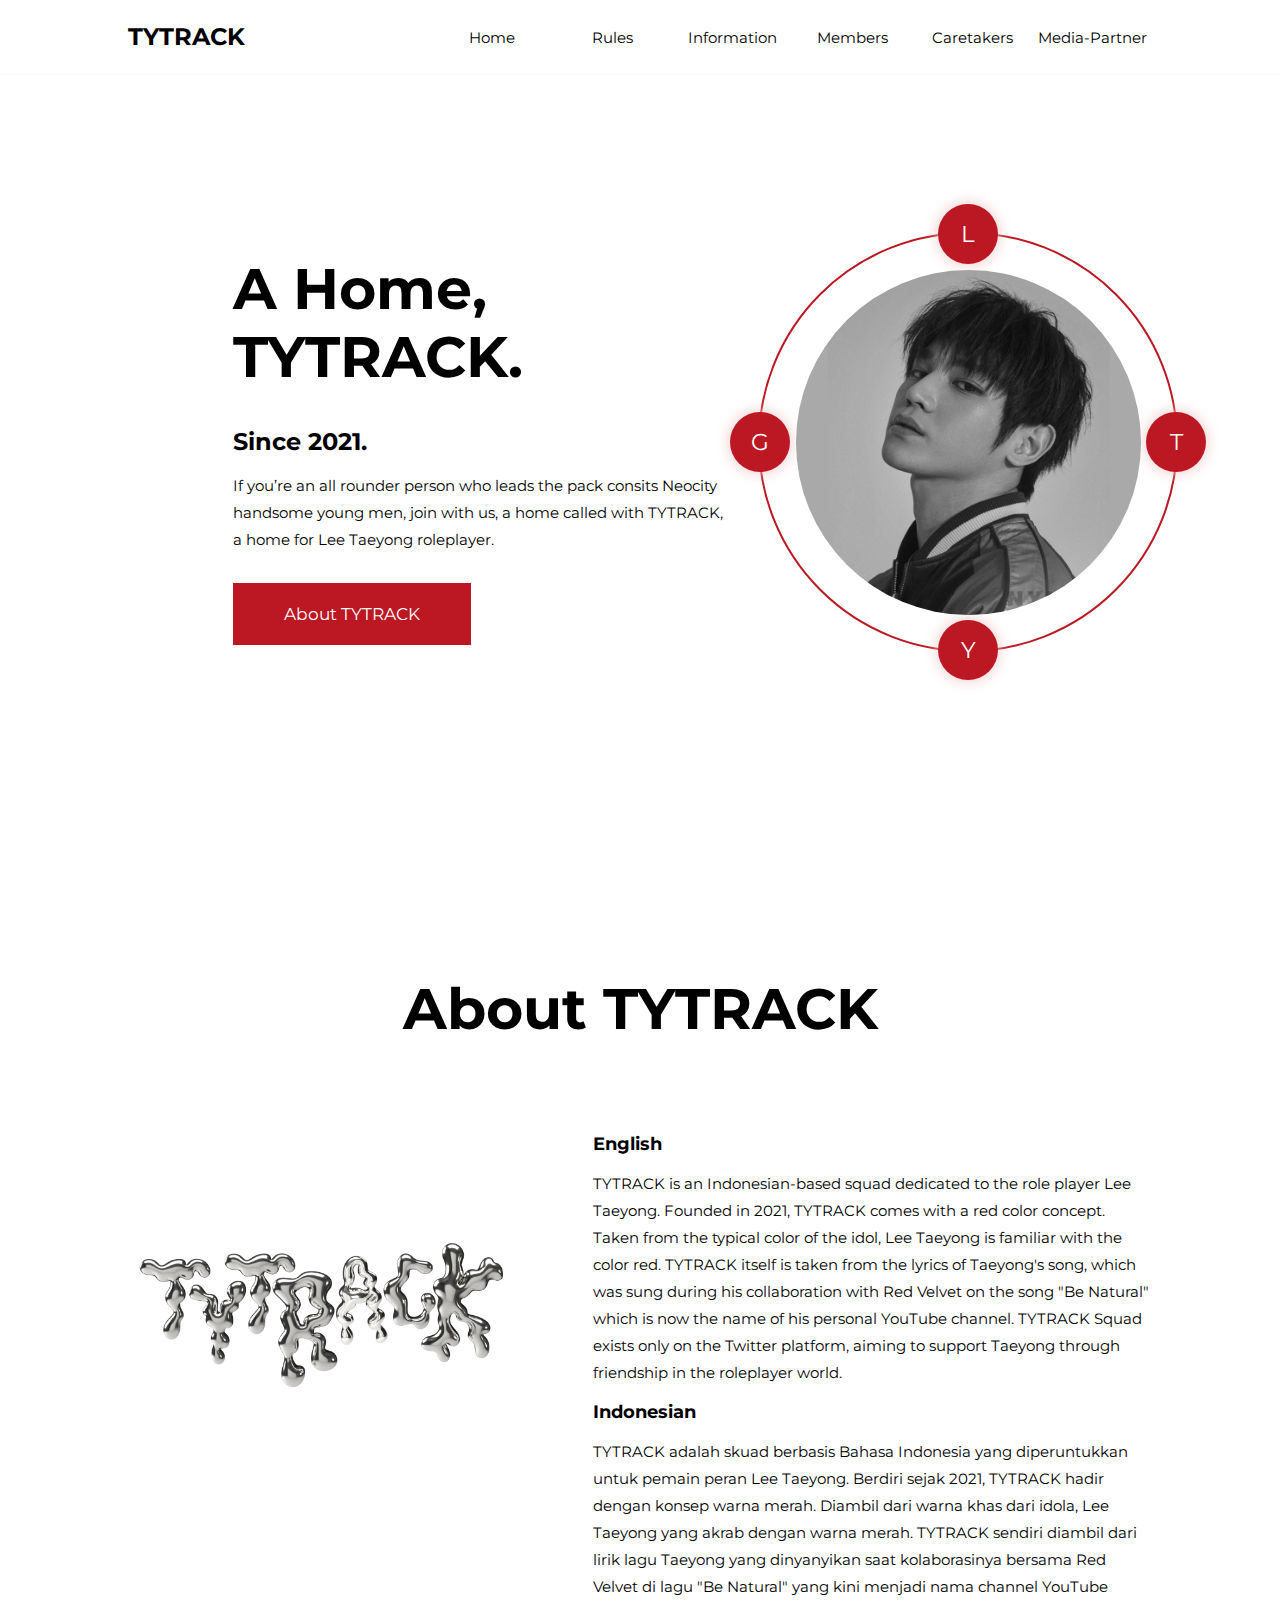
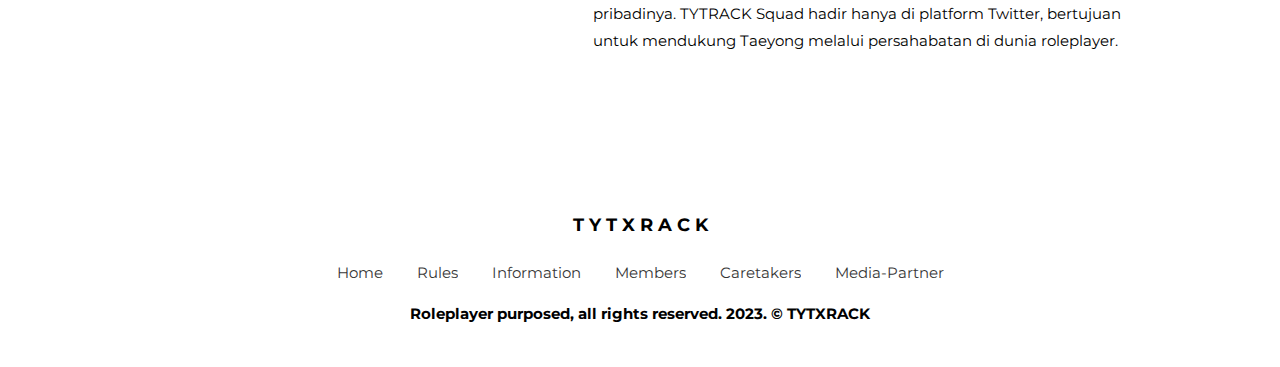
<file: index.html>
<!DOCTYPE html>
<html lang="en">
<head>
    <meta charset="UTF-8">
    <meta http-equiv="X-UA-Compatible" content="IE=edge">
    <meta name="viewport" content="width=device-width, initial-scale=1.0">
    <title>TYTRACK</title>
    <link rel="stylesheet" href="./homepage.css">
    <link rel="stylesheet" href="https://fonts.googleapis.com/icon?family=Material+Icons+Sharp">
    <link rel="stylesheet" href="https://unicons.iconscout.com/release/v4.0.8/css/line.css">
</head>
<body>
    <nav>
        <div class="container">
            <a href=""><h3>TYTRACK</h3></a>
            <ul>
                <li><a href="index.html">Home</a></li>
                <li><a href="rules.html">Rules</a></li>
                <li><a href="basic-information.html">Information</a></li>
                <li><a href="members.html">Members</a></li>
                <li><a href="caretakers.html">Caretakers</a></li>
                <li><a href="Mediapartner.html">Media-Partner</a></li>
            </ul>
            <button id="menu-btn"><span class="material-icons-sharp">menu</span></button>
            <button id="close-btn"><span class="material-icons-sharp">close</span></button>
        </div>
    </nav>

    <section class="landing">
        <div class="container">
            <div class="socials">
                <a href="https://twitter.com/TYTXRACK" target="_blank"><i class="uil uil-twitter-alt"></i></a>
            </div>
            <div class="info">
                <h1>A Home, TYTRACK.</h1>
                <h3>Since 2021.</h3>
                <p>If you’re an all rounder person who leads the pack consits Neocity handsome young men, join with us, a home called with TYTRACK, a home for Lee Taeyong roleplayer.</p>
                <a href="#about" class="btn btn-primary">About TYTRACK</a>
            </div>
            <div class="profile-area">
                <div class="outer-circle">
                    <span>L</span>
                    <span>T</span>
                    <span>Y</span>
                    <span>G</span>
                </div>
                <div class="inner-circle">
                    <img src="./picture/profile2.jpeg" alt="">
                </div>
            </div>
        </div>
    </section>
    <section class="about" id="about">
        <h1>About TYTRACK</h1>
        <div class="container">
            <div class="image">
                <img src="./picture/TYTXRACK LOGO HD QUALITY.png" alt="">
            </div>
            <div class="info">
                <h4>English</h4>
                <p>
                    TYTRACK is an Indonesian-based squad dedicated to the role player Lee Taeyong. Founded in 2021, TYTRACK comes with a red color concept. Taken from the typical color of the idol, Lee Taeyong is familiar with the color red. TYTRACK itself is taken from the lyrics of Taeyong's song, which was sung during his collaboration with Red Velvet on the song "Be Natural" which is now the name of his personal YouTube channel. TYTRACK Squad exists only on the Twitter platform, aiming to support Taeyong through friendship in the roleplayer world.
                </p>
                <h4>Indonesian</h4>
                <p>
                    TYTRACK adalah skuad berbasis Bahasa Indonesia yang diperuntukkan untuk pemain peran Lee Taeyong. Berdiri sejak 2021, TYTRACK hadir dengan konsep warna merah. Diambil dari warna khas dari idola, Lee Taeyong yang akrab dengan warna merah. TYTRACK sendiri diambil dari lirik lagu Taeyong yang dinyanyikan saat kolaborasinya bersama Red Velvet di lagu "Be Natural" yang kini menjadi nama channel YouTube pribadinya. TYTRACK Squad hadir hanya di platform Twitter, bertujuan untuk mendukung Taeyong melalui persahabatan di dunia roleplayer.
                </p>
            </div>
        </div>
    </section>
    <section class="footer">
        <div class="tytrack">
            <a href=""><h4>T Y T X R A C K</h4></a>
        </div>
        <ul class="list">
            <li><a href="index.html">Home</a></li>
            <li><a href="rules.html">Rules</a></li>
            <li><a href="basic-information.html">Information</a></li>
            <li><a href="members.html">Members</a></li>
            <li><a href="caretakers.html">Caretakers</a></li>
            <li><a href="Mediapartner.html">Media-Partner</a></li>
        </ul>
        <p class="copyright">
           <b>Roleplayer purposed, all rights reserved. 2023. © TYTXRACK</b> 
        </p>
    </section>
    <script src="main.js"></script>
</body>
</html>
</file>
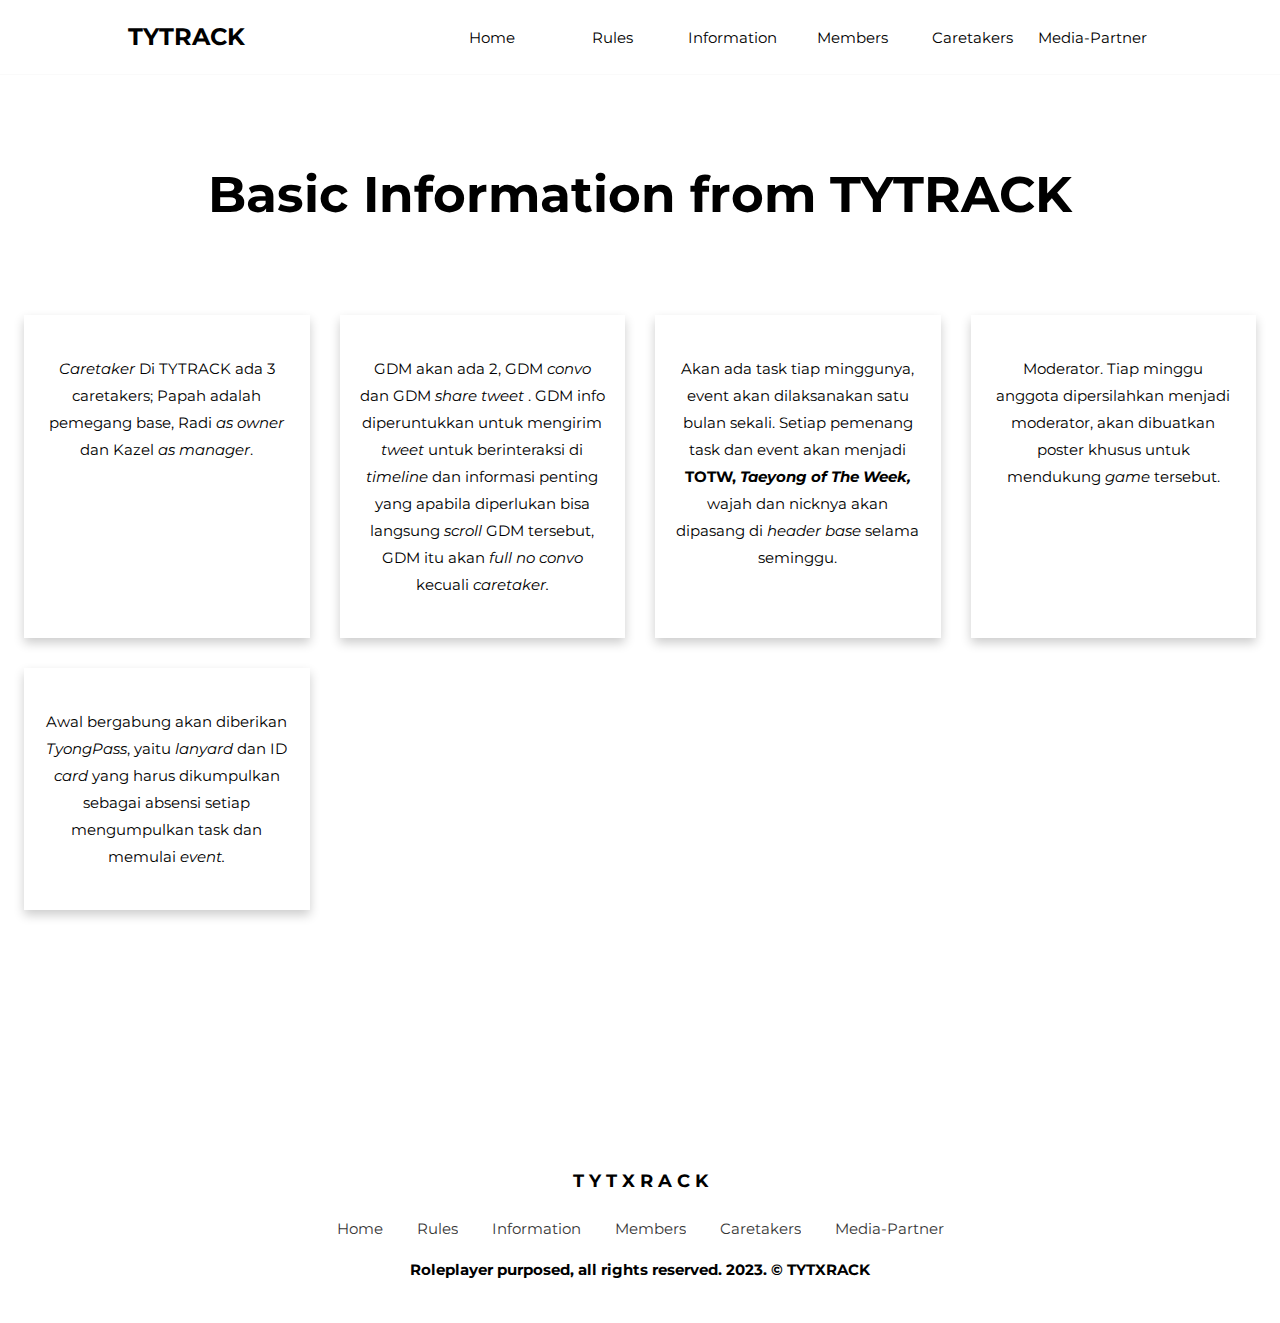
<file: basic-information.html>
<!DOCTYPE html>
<html lang="en">
<head>
    <meta charset="UTF-8">
    <meta http-equiv="X-UA-Compatible" content="IE=edge">
    <meta name="viewport" content="width=device-width, initial-scale=1.0">
    <title>Information</title>
    <link rel="stylesheet" href="caretakers.css">
    <link rel="stylesheet" href="https://fonts.googleapis.com/icon?family=Material+Icons+Sharp">
    <link rel="stylesheet" href="https://unicons.iconscout.com/release/v4.0.8/css/line.css">
</head>
<body>
    <nav>
        <div class="container">
            <a href=""><h3>TYTRACK</h3></a>
            <ul>
                <li><a href="index.html">Home</a></li>
                <li><a href="rules.html">Rules</a></li>
                <li><a href="basic-information.html">Information</a></li>
                <li><a href="members.html">Members</a></li>
                <li><a href="caretakers.html">Caretakers</a></li>
                <li><a href="Mediapartner.html">Media-Partner</a></li>
            </ul>
            <button id="menu-btn"><span class="material-icons-sharp">menu</span></button>
            <button id="close-btn"><span class="material-icons-sharp">close</span></button>
        </div>
    </nav>
    <section>
        <div class="container1">
            <h1 class="heading">
                Basic Information from TYTRACK
            </h1>
            <div class="box-container">
                <div class="box">
                    <p><i>Caretaker</i> Di TYTRACK ada 3 caretakers; Papah adalah pemegang base, Radi <i>as owner</i> dan Kazel <i>as manager</i>.</p>
                </div>
                <div class="box">
                    <p>GDM akan ada 2, GDM <i>convo</i> dan GDM <i>share tweet</i> . GDM info diperuntukkan untuk mengirim <i>tweet</i> untuk berinteraksi di <i>timeline</i> dan informasi penting yang apabila diperlukan bisa langsung <i>scroll</i> GDM tersebut, GDM itu akan <i>full no convo</i> kecuali <i>caretaker.</i></p>
                </div>
                <div class="box">
                    <p>Akan ada task tiap minggunya, event akan dilaksanakan satu bulan sekali. Setiap pemenang task dan event akan menjadi <b>TOTW,</b> <b><i>Taeyong of The Week,</i></b> wajah dan nicknya akan dipasang di <i>header base</i> selama seminggu.</p>
                </div>
                <div class="box">
                    <p>Moderator. Tiap minggu anggota dipersilahkan menjadi moderator, akan dibuatkan poster khusus untuk mendukung <i>game</i> tersebut.</p>
                </div>
                <div class="box">
                    <p>Awal bergabung akan diberikan <i>TyongPass</i>, yaitu <i>lanyard</i> dan ID<i> card</i> yang harus dikumpulkan sebagai absensi setiap mengumpulkan task dan memulai <i>event.</i></p>
                </div>
            </div>
        </div>
    </section>
    <section class="footer">
        <div class="tytrack">
            <a href=""><h4>T Y T X R A C K</h4></a>
        </div>
        <ul class="list">
            <li><a href="index.html">Home</a></li>
            <li><a href="rules.html">Rules</a></li>
            <li><a href="basic-information.html">Information</a></li>
            <li><a href="members.html">Members</a></li>
            <li><a href="caretakers.html">Caretakers</a></li>
            <li><a href="Mediapartner.html">Media-Partner</a></li>
        </ul>
        <p class="copyright">
           <b>Roleplayer purposed, all rights reserved. 2023. © TYTXRACK</b> 
        </p>
    </section>
    <script src="main.js"></script>
</body>
</html>
</file>
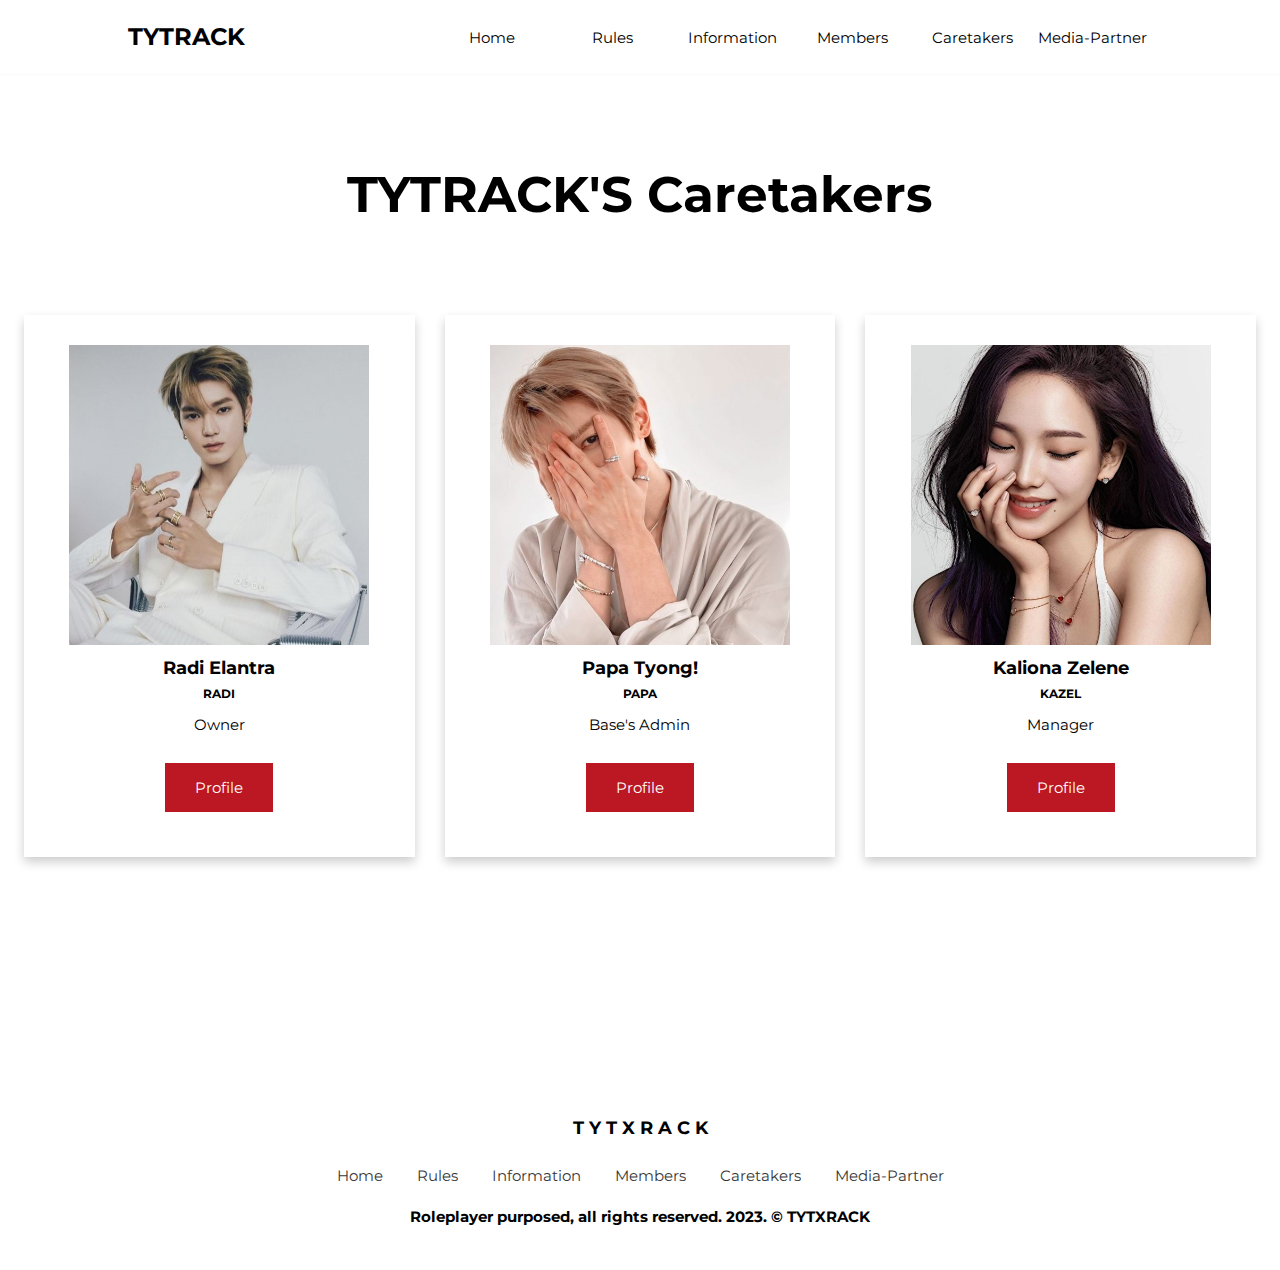
<file: caretakers.html>
<!DOCTYPE html>
<html lang="en">
<head>
    <meta charset="UTF-8">
    <meta http-equiv="X-UA-Compatible" content="IE=edge">
    <meta name="viewport" content="width=device-width, initial-scale=1.0">
    <title>Caretakers</title>
    <link rel="stylesheet" href="caretakers.css">
    <link rel="stylesheet" href="https://fonts.googleapis.com/icon?family=Material+Icons+Sharp">
    <link rel="stylesheet" href="https://unicons.iconscout.com/release/v4.0.8/css/line.css">
</head>
<body>
    <nav>
        <div class="container">
            <a href=""><h3>TYTRACK</h3></a>
            <ul>
                <li><a href="index.html">Home</a></li>
                <li><a href="rules.html">Rules</a></li>
                <li><a href="basic-information.html">Information</a></li>
                <li><a href="members.html">Members</a></li>
                <li><a href="caretakers.html">Caretakers</a></li>
                <li><a href="Mediapartner.html">Media-Partner</a></li>
            </ul>
            <button id="menu-btn"><span class="material-icons-sharp">menu</span></button>
            <button id="close-btn"><span class="material-icons-sharp">close</span></button>
        </div>
    </nav>
    <section>
        <div class="container1">
            <h1 class="heading">
                TYTRACK'S Caretakers
            </h1>
            <div class="box-container">
                <div class="box">
                    <img src="./picture/radi1.jpg" alt="">
                    <h4>Radi Elantra</h4>
                    <h5>RADI</h5>
                    <p>Owner</p>
                    <a href="https://twitter.com/taeyongw" class="btn btn-primary">Profile</a>
                </div>
                <div class="box">
                    <img src="./picture/papatyong.jpg" alt="">
                    <h4>Papa Tyong!</h4>
                    <h5>PAPA</h5>
                    <p>Base's Admin</p>
                    <a href="https://twitter.com/TYTXRACK" class="btn btn-primary">Profile</a>
                </div>
                <div class="box">
                    <img src="./picture/kazel.jpg" alt="">
                    <h4>Kaliona Zelene</h4>
                    <h5>KAZEL</h5>
                    <p>Manager</p>
                    <a href="https://twitter.com/ruiri" class="btn btn-primary">Profile</a>
                </div>
            </div>
        </div>
    </section>
    <section class="footer">
        <div class="tytrack">
            <a href=""><h4>T Y T X R A C K</h4></a>
        </div>
        <ul class="list">
            <li><a href="index.html">Home</a></li>
            <li><a href="rules.html">Rules</a></li>
            <li><a href="basic-information.html">Information</a></li>
            <li><a href="members.html">Members</a></li>
            <li><a href="caretakers.html">Caretakers</a></li>
            <li><a href="Mediapartner.html">Media-Partner</a></li>
        </ul>
        <p class="copyright">
           <b>Roleplayer purposed, all rights reserved. 2023. © TYTXRACK</b> 
        </p>
    </section>
    <script src="main.js"></script>
</body>
</html>
</file>
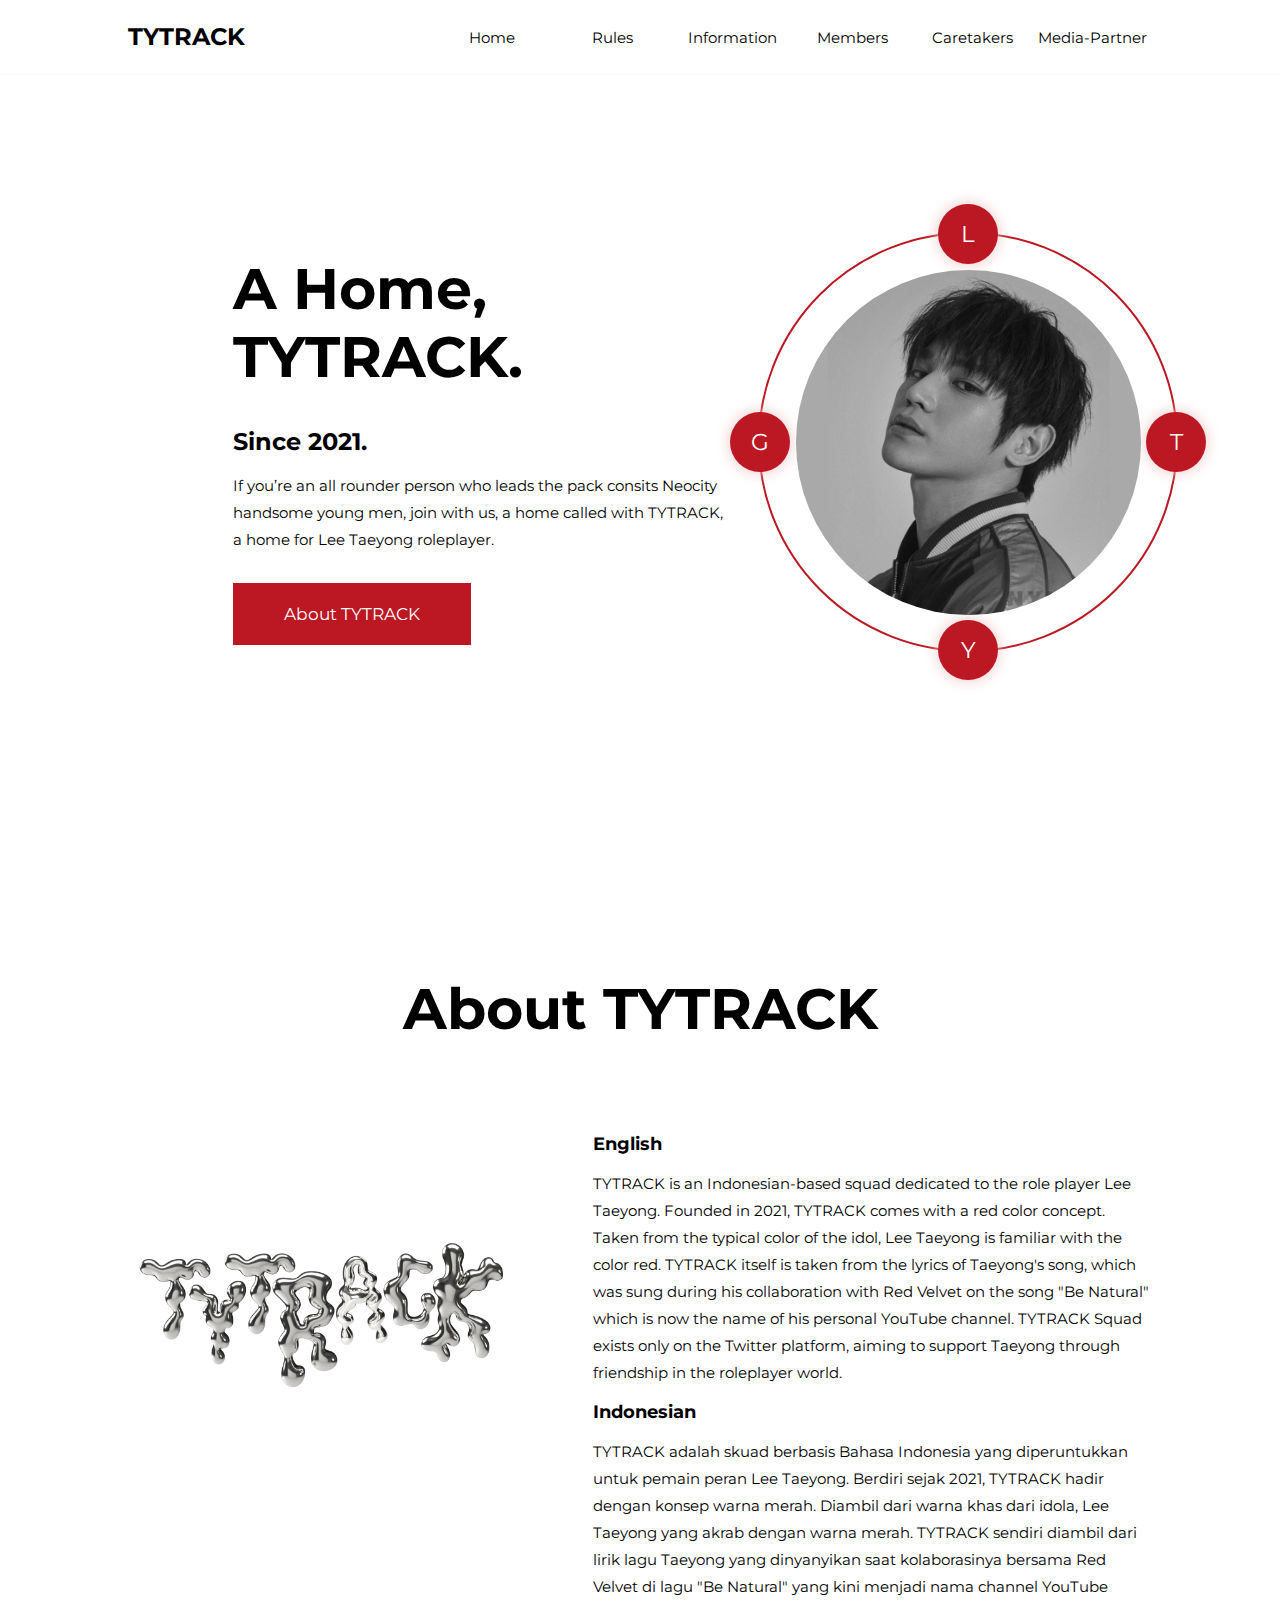
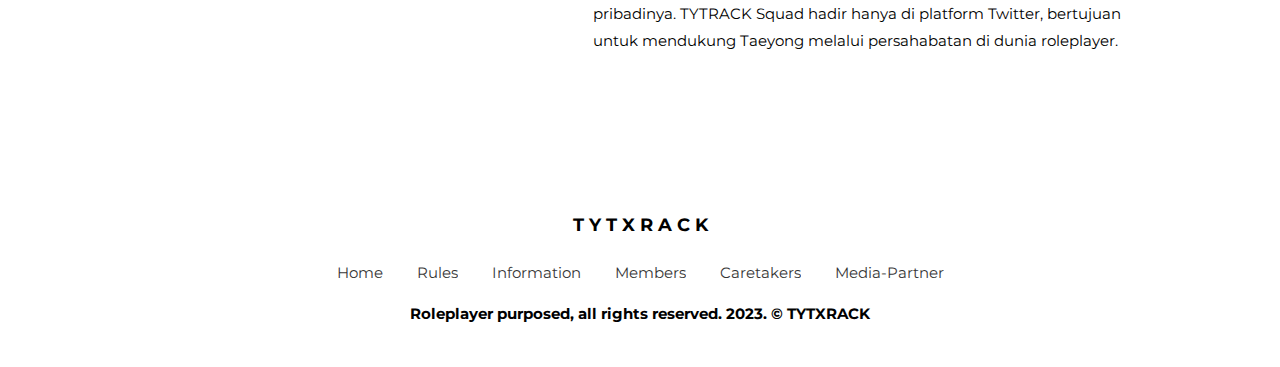
<file: homepage.html>
<!DOCTYPE html>
<html lang="en">
<head>
    <meta charset="UTF-8">
    <meta http-equiv="X-UA-Compatible" content="IE=edge">
    <meta name="viewport" content="width=device-width, initial-scale=1.0">
    <title>TYTRACK</title>
    <link rel="stylesheet" href="./homepage.css">
    <link rel="stylesheet" href="https://fonts.googleapis.com/icon?family=Material+Icons+Sharp">
    <link rel="stylesheet" href="https://unicons.iconscout.com/release/v4.0.8/css/line.css">
</head>
<body>
    <nav>
        <div class="container">
            <a href=""><h3>TYTRACK</h3></a>
            <ul>
                <li><a href="homepage.html">Home</a></li>
                <li><a href="rules.html">Rules</a></li>
                <li><a href="basic-information.html">Information</a></li>
                <li><a href="members.html">Members</a></li>
                <li><a href="caretakers.html">Caretakers</a></li>
                <li><a href="Mediapartner.html">Media-Partner</a></li>
            </ul>
            <button id="menu-btn"><span class="material-icons-sharp">menu</span></button>
            <button id="close-btn"><span class="material-icons-sharp">close</span></button>
        </div>
    </nav>

    <section class="landing">
        <div class="container">
            <div class="socials">
                <a href="https://twitter.com/TYTXRACK" target="_blank"><i class="uil uil-twitter-alt"></i></a>
            </div>
            <div class="info">
                <h1>A Home, TYTRACK.</h1>
                <h3>Since 2021.</h3>
                <p>If you’re an all rounder person who leads the pack consits Neocity handsome young men, join with us, a home called with TYTRACK, a home for Lee Taeyong roleplayer.</p>
                <a href="#about" class="btn btn-primary">About TYTRACK</a>
            </div>
            <div class="profile-area">
                <div class="outer-circle">
                    <span>L</span>
                    <span>T</span>
                    <span>Y</span>
                    <span>G</span>
                </div>
                <div class="inner-circle">
                    <img src="./picture/profile2.jpeg" alt="">
                </div>
            </div>
        </div>
    </section>
    <section class="about" id="about">
        <h1>About TYTRACK</h1>
        <div class="container">
            <div class="image">
                <img src="./picture/TYTXRACK LOGO HD QUALITY.png" alt="">
            </div>
            <div class="info">
                <h4>English</h4>
                <p>
                    TYTRACK is an Indonesian-based squad dedicated to the role player Lee Taeyong. Founded in 2021, TYTRACK comes with a red color concept. Taken from the typical color of the idol, Lee Taeyong is familiar with the color red. TYTRACK itself is taken from the lyrics of Taeyong's song, which was sung during his collaboration with Red Velvet on the song "Be Natural" which is now the name of his personal YouTube channel. TYTRACK Squad exists only on the Twitter platform, aiming to support Taeyong through friendship in the roleplayer world.
                </p>
                <h4>Indonesian</h4>
                <p>
                    TYTRACK adalah skuad berbasis Bahasa Indonesia yang diperuntukkan untuk pemain peran Lee Taeyong. Berdiri sejak 2021, TYTRACK hadir dengan konsep warna merah. Diambil dari warna khas dari idola, Lee Taeyong yang akrab dengan warna merah. TYTRACK sendiri diambil dari lirik lagu Taeyong yang dinyanyikan saat kolaborasinya bersama Red Velvet di lagu "Be Natural" yang kini menjadi nama channel YouTube pribadinya. TYTRACK Squad hadir hanya di platform Twitter, bertujuan untuk mendukung Taeyong melalui persahabatan di dunia roleplayer.
                </p>
            </div>
        </div>
    </section>
    <section class="footer">
        <div class="tytrack">
            <a href=""><h4>T Y T X R A C K</h4></a>
        </div>
        <ul class="list">
            <li><a href="homepage.html">Home</a></li>
            <li><a href="rules.html">Rules</a></li>
            <li><a href="basic-information.html">Information</a></li>
            <li><a href="members.html">Members</a></li>
            <li><a href="caretakers.html">Caretakers</a></li>
            <li><a href="Mediapartner.html">Media-Partner</a></li>
        </ul>
        <p class="copyright">
           <b>Roleplayer purposed, all rights reserved. 2023. © TYTXRACK</b> 
        </p>
    </section>
    <script src="main.js"></script>
</body>
</html>
</file>
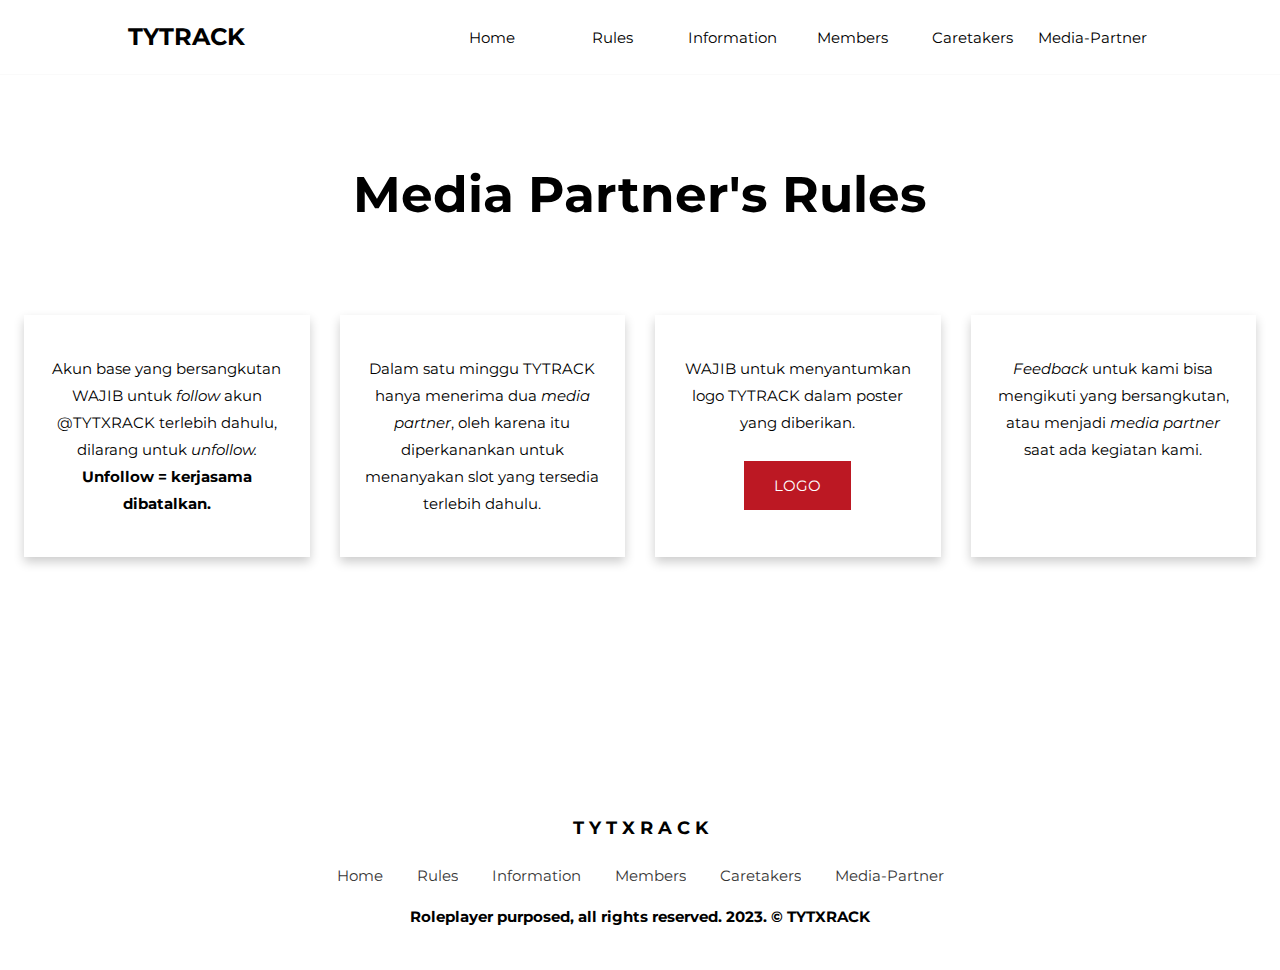
<file: Mediapartner.html>
<!DOCTYPE html>
<html lang="en">
<head>
    <meta charset="UTF-8">
    <meta http-equiv="X-UA-Compatible" content="IE=edge">
    <meta name="viewport" content="width=device-width, initial-scale=1.0">
    <title>Information</title>
    <link rel="stylesheet" href="caretakers.css">
    <link rel="stylesheet" href="https://fonts.googleapis.com/icon?family=Material+Icons+Sharp">
    <link rel="stylesheet" href="https://unicons.iconscout.com/release/v4.0.8/css/line.css">
</head>
<body>
    <nav>
        <div class="container">
            <a href=""><h3>TYTRACK</h3></a>
            <ul>
                <li><a href="index.html">Home</a></li>
                <li><a href="rules.html">Rules</a></li>
                <li><a href="basic-information.html">Information</a></li>
                <li><a href="members.html">Members</a></li>
                <li><a href="caretakers.html">Caretakers</a></li>
                <li><a href="Mediapartner.html">Media-Partner</a></li>
            </ul>
            <button id="menu-btn"><span class="material-icons-sharp">menu</span></button>
            <button id="close-btn"><span class="material-icons-sharp">close</span></button>
        </div>
    </nav>
    <section>
        <div class="container1">
            <h1 class="heading">
                Media Partner's Rules
            </h1>
            <div class="box-container">
                <div class="box">
                    <p>Akun base yang bersangkutan WAJIB untuk <i>follow</i> akun @TYTXRACK terlebih dahulu, dilarang untuk <i>unfollow.</i> <b>Unfollow = kerjasama dibatalkan.</b></p>
                </div>
                <div class="box">
                    <p>Dalam satu minggu TYTRACK hanya menerima dua <i>media partner</i>, oleh karena itu diperkanankan untuk menanyakan slot yang tersedia terlebih dahulu.</p>
                </div>
                <div class="box">
                    <p>WAJIB untuk menyantumkan logo TYTRACK dalam poster yang diberikan.</p>
                    <a href="https://tinyurl.com/TYTXRACKlogo " class="btn btn-primary">LOGO</a>
                </div>
                <div class="box">
                    <p><i>Feedback</i> untuk kami bisa mengikuti yang bersangkutan, atau menjadi <i>media partner</i> saat ada kegiatan kami.</p>
                </div>
            </div>
        </div>
    </section>
    <section class="footer">
        <div class="tytrack">
            <a href=""><h4>T Y T X R A C K</h4></a>
        </div>
        <ul class="list">
            <li><a href="index.html">Home</a></li>
            <li><a href="rules.html">Rules</a></li>
            <li><a href="basic-information.html">Information</a></li>
            <li><a href="members.html">Members</a></li>
            <li><a href="caretakers.html">Caretakers</a></li>
            <li><a href="Mediapartner.html">Media-Partner</a></li>
        </ul>
        <p class="copyright">
           <b>Roleplayer purposed, all rights reserved. 2023. © TYTXRACK</b> 
        </p>
    </section>
    <script src="main.js"></script>
</body>
</html>
</file>
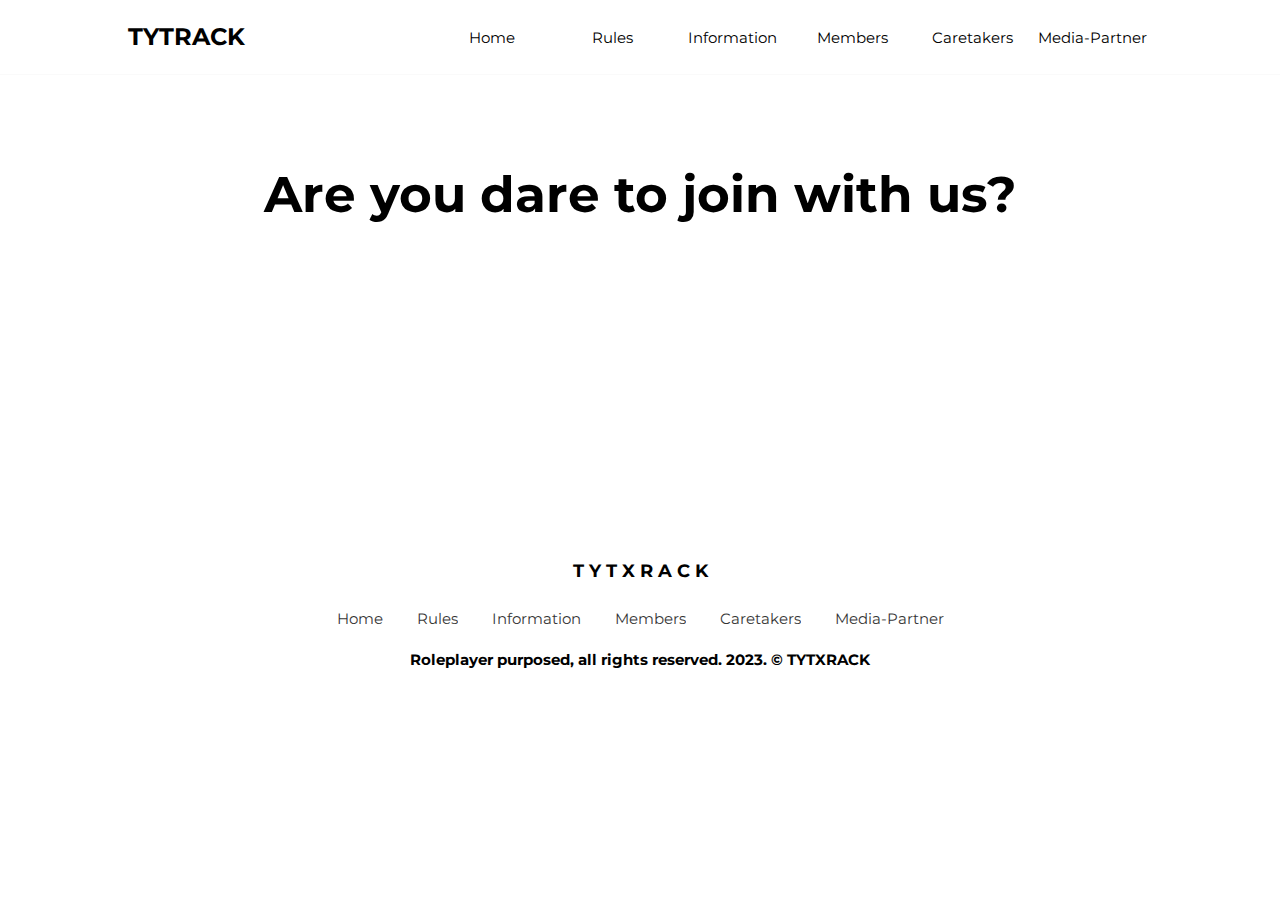
<file: members.html>
<!DOCTYPE html>
<html lang="en">
<head>
    <meta charset="UTF-8">
    <meta http-equiv="X-UA-Compatible" content="IE=edge">
    <meta name="viewport" content="width=device-width, initial-scale=1.0">
    <title>Rules</title>
    <link rel="stylesheet" href="caretakers.css">
    <link rel="stylesheet" href="https://fonts.googleapis.com/icon?family=Material+Icons+Sharp">
    <link rel="stylesheet" href="https://unicons.iconscout.com/release/v4.0.8/css/line.css">
</head>
<body>
    <nav>
        <div class="container">
            <a href=""><h3>TYTRACK</h3></a>
            <ul>
                <li><a href="index.html">Home</a></li>
                <li><a href="rules.html">Rules</a></li>
                <li><a href="basic-information.html">Information</a></li>
                <li><a href="members.html">Members</a></li>
                <li><a href="caretakers.html">Caretakers</a></li>
                <li><a href="Mediapartner.html">Media-Partner</a></li>
            </ul>
            <button id="menu-btn"><span class="material-icons-sharp">menu</span></button>
            <button id="close-btn"><span class="material-icons-sharp">close</span></button>
        </div>
    </nav>
    <section>
        <div class="container1">
            <h1 class="heading">
                Are you dare to join with us?
            </h1>
        </div>
    </section>
    <section class="footer">
        <div class="tytrack">
            <a href=""><h4>T Y T X R A C K</h4></a>
        </div>
        <ul class="list">
            <li><a href="index.html">Home</a></li>
            <li><a href="rules.html">Rules</a></li>
            <li><a href="basic-information.html">Information</a></li>
            <li><a href="members.html">Members</a></li>
            <li><a href="caretakers.html">Caretakers</a></li>
            <li><a href="Mediapartner.html">Media-Partner</a></li>
        </ul>
        <p class="copyright">
           <b>Roleplayer purposed, all rights reserved. 2023. © TYTXRACK</b> 
        </p>
    </section>
    <script src="main.js"></script>
</body>
</html>
</file>
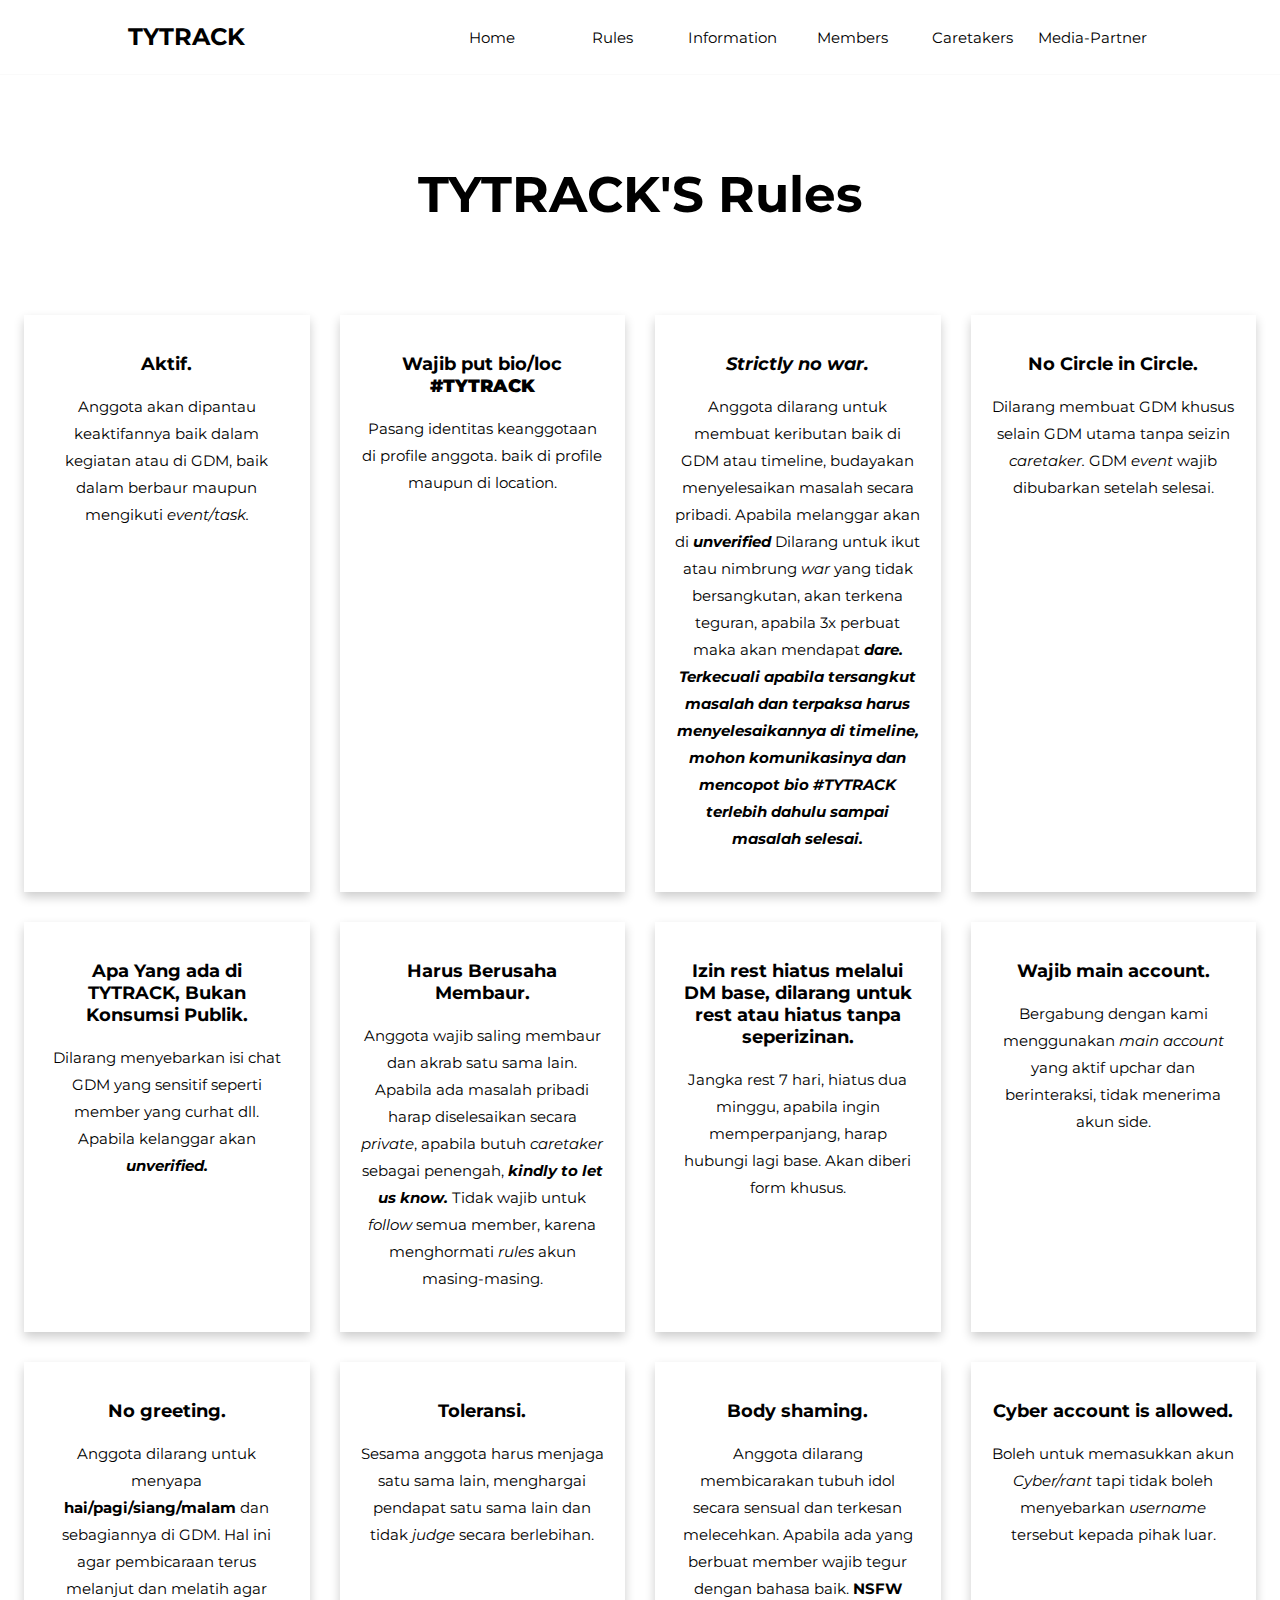
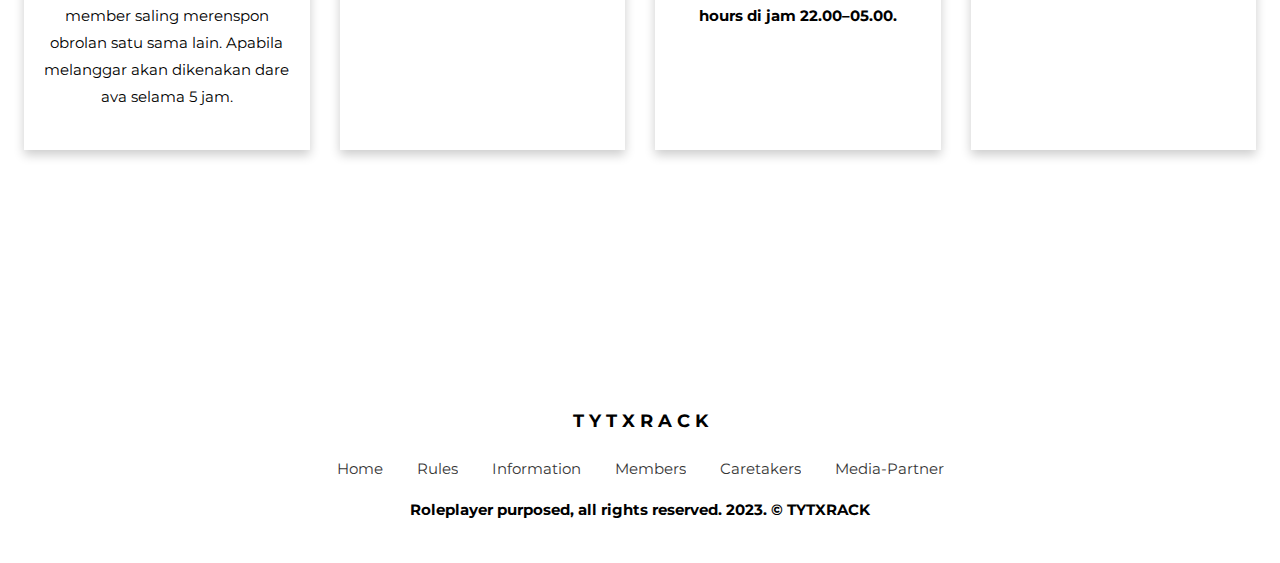
<file: rules.html>
<!DOCTYPE html>
<html lang="en">
<head>
    <meta charset="UTF-8">
    <meta http-equiv="X-UA-Compatible" content="IE=edge">
    <meta name="viewport" content="width=device-width, initial-scale=1.0">
    <title>Rules</title>
    <link rel="stylesheet" href="caretakers.css">
    <link rel="stylesheet" href="https://fonts.googleapis.com/icon?family=Material+Icons+Sharp">
    <link rel="stylesheet" href="https://unicons.iconscout.com/release/v4.0.8/css/line.css">
</head>
<body>
    <nav>
        <div class="container">
            <a href=""><h3>TYTRACK</h3></a>
            <ul>
                <li><a href="index.html">Home</a></li>
                <li><a href="rules.html">Rules</a></li>
                <li><a href="basic-information.html">Information</a></li>
                <li><a href="members.html">Members</a></li>
                <li><a href="caretakers.html">Caretakers</a></li>
                <li><a href="Mediapartner.html">Media-Partner</a></li>
            </ul>
            <button id="menu-btn"><span class="material-icons-sharp">menu</span></button>
            <button id="close-btn"><span class="material-icons-sharp">close</span></button>
        </div>
    </nav>
    <section>
        <div class="container1">
            <h1 class="heading">
                TYTRACK'S Rules
            </h1>
            <div class="box-container">
                <div class="box">
                    <h4>Aktif.</h4>
                    <p>Anggota akan dipantau keaktifannya baik dalam kegiatan atau di GDM, baik dalam berbaur maupun mengikuti <i>event/task.</i></p>
                </div>
                <div class="box">
                    <h4>Wajib put bio/loc <b>#TYTRACK</b></h4>
                    <p>Pasang identitas keanggotaan di profile anggota. baik di profile maupun di location.</p>
                </div>
                <div class="box">
                    <h4><i>Strictly no war.</i></h4>
                    <p>Anggota dilarang untuk membuat keributan baik di GDM atau timeline, budayakan menyelesaikan masalah secara pribadi. Apabila melanggar akan di <b><i>unverified</i></b> Dilarang untuk ikut atau nimbrung <i>war</i> yang tidak bersangkutan, akan terkena teguran, apabila 3x perbuat maka akan mendapat <b><i>dare.</i></b> <br> <b><i>Terkecuali apabila tersangkut masalah dan terpaksa harus menyelesaikannya di timeline, mohon komunikasinya dan mencopot bio #TYTRACK terlebih dahulu sampai masalah selesai.</i></b></p>
                </div>
                <div class="box">
                    <h4>No Circle in Circle.</h4>
                    <p>Dilarang membuat GDM khusus selain GDM utama tanpa seizin <i>caretaker.</i> GDM <i>event</i> wajib dibubarkan setelah selesai.</p>
                </div>
                <div class="box">
                    <h4>Apa Yang ada di TYTRACK, Bukan Konsumsi Publik.</h4>
                    <p>Dilarang menyebarkan isi chat GDM yang sensitif seperti member yang curhat dll. Apabila kelanggar akan <b><i>unverified.</i></b></p>
                </div>
                <div class="box">
                    <h4>Harus Berusaha Membaur.</h4>
                    <p>Anggota wajib saling membaur dan akrab satu sama lain. Apabila ada masalah pribadi harap diselesaikan secara <i>private</i>, apabila butuh <i>caretaker</i> sebagai penengah, <b><i>kindly to let us know.</i></b> Tidak wajib untuk <i>follow</i> semua member, karena menghormati <i>rules</i> akun masing-masing.</p>
                </div>
                <div class="box">
                    <h4>Izin rest hiatus melalui DM base, dilarang untuk rest atau hiatus tanpa seperizinan.</h4>
                    <p>Jangka rest 7 hari, hiatus dua minggu, apabila ingin memperpanjang, harap hubungi lagi base. Akan diberi form khusus.</p>
                </div>
                <div class="box">
                    <h4>Wajib main account.</h4>
                    <p>Bergabung dengan kami menggunakan <i>main account</i> yang aktif upchar dan berinteraksi, tidak menerima akun side.</p>
                </div>
                <div class="box">
                    <h4>No greeting.</h4>
                    <p>Anggota dilarang untuk menyapa <b>hai/pagi/siang/malam</b> dan sebagiannya di GDM. Hal ini agar pembicaraan terus melanjut dan melatih agar member saling merenspon obrolan satu sama lain. Apabila melanggar akan dikenakan dare ava selama 5 jam.</p>
                </div>
                <div class="box">
                    <h4>Toleransi.</h4>
                    <p>Sesama anggota harus menjaga satu sama lain, menghargai pendapat satu sama lain dan tidak <i>judge</i> secara berlebihan.</p>
                </div>
                <div class="box">
                    <h4>Body shaming.</h4>
                    <p>Anggota dilarang membicarakan tubuh idol secara sensual dan terkesan melecehkan. Apabila ada yang berbuat member wajib tegur dengan bahasa baik. <b>NSFW hours di jam 22.00–05.00.</b></p>
                </div>
                <div class="box">
                    <h4>Cyber account is allowed.</h4>
                    <p>Boleh untuk memasukkan akun <i>Cyber/rant</i> tapi tidak boleh menyebarkan <i>username</i> tersebut kepada pihak luar.</p>
                </div>
            </div>
        </div>
    </section>
    <section class="footer">
        <div class="tytrack">
            <a href=""><h4>T Y T X R A C K</h4></a>
        </div>
        <ul class="list">
                <li><a href="index.html">Home</a></li>
                <li><a href="rules.html">Rules</a></li>
                <li><a href="basic-information.html">Information</a></li>
                <li><a href="members.html">Members</a></li>
                <li><a href="caretakers.html">Caretakers</a></li>
                <li><a href="Mediapartner.html">Media-Partner</a></li>
        </ul>
        <p class="copyright">
           <b>Roleplayer purposed, all rights reserved. 2023. © TYTXRACK</b> 
        </p>
    </section>
    <script src="main.js"></script>
</body>
</html>
</file>
<file: homepage.css>
@import url('https://fonts.googleapis.com/css2?family=Montserrat&family=Raleway:wght@500&display=swap');

:root{
    --transition: all 300ms ease;

}
*{
    margin: 0;
    padding: 0;
    outline: 0;
    border: 0;
    box-sizing: border-box;
    list-style: none;
    text-decoration: none;
    font-family: 'Montserrat', sans-serif;
}
html{
    font-size: 15px;
    scroll-behavior: smooth;
}
body{
    background: white;
    max-width: 100vw;
}
h1,h2,h3,h5{
    color: black;
    line-height: 1.2;
}
h1{
    font-size: 3.8rem;
}
h2{
    font-size: 2.6rem;
}
h3{
    font-size: 1.6rem;
}
h4{
    font-size: 1.2rem;
}
h5{
    font-size: 0.8rem;
}
p{
    line-height: 1.8;
}
.container{
    width: 80%;
    margin: 0 auto;
}
section{
    padding: 10rem 0 7rem;
    max-width: 100vw;
    overflow-x: hidden;
}
section h1{
    text-align: center;
    display: block;
    margin-bottom: 5rem;
}
img{
    width: 100%;
}
.btn{
    padding: 1.4rem 3.4rem;
    font-size: 1.1rem;
    color: black;
    background: white;
    display: inline-block;
    margin: 2rem 0;
    transition: var(--transition);
}
.btn:hover{
    box-shadow: 0 2rem 2rem hsl(14, 89%, 53%, 12%);
}
.btn-primary{
    background: #bc1823;
    color: white;
}
nav{
    background: white;
    width: 100%;
    height: 5rem;
    display: flex;
    align-items: center;
    justify-content: center;
    position: fixed;
    top: 0;
    z-index: 2;
    border-bottom: 1px solid #fafafa; 
}
nav .container{
    display: flex;
    justify-content: space-between;
    align-items: center;
    height: 100%;
}
nav button{
    display: none;
}
nav h3{
    color: black;
}
nav .container ul{
    display: flex;
    height: 100%;
}
nav .container ul li a{
    height: 100%;
    width: 8rem;
    display: flex;
    justify-content: center;
    align-items: center;
    color: black;
    position: relative;
    transition: var(--transition);
}
nav .container ul li a:hover{
    background-color: #bc1823;
    color: white;
}
section.landing{
    display: grid;
    place-items: center;
    position: relative;
    top: 4rem;
    padding-bottom: 14rem;
}
section.landing .container{
    display: grid;
    grid-template-columns: 5rem auto 28rem;
    gap: 2rem;
}
section.landing .socials{
    display: flex;
    flex-direction: column;
    gap: 1.6rem;
    margin-top: 7rem;
}
section.landing .socials a{
    font-size: 2rem;
    background: white;
    color: black;
    padding: 0.3rem;
    border-radius: 50%;
    height: 3rem;
    width: 3rem;
    display: flex;
    justify-content: center;
    align-items: center;
    transition: var(--transition);
}
section.landing .socials a:hover{
    background: #bc1823;
    color: white;
}
section.landing .info h1{
    text-align: left;
    margin: 0;
    margin-top: 3rem;
}
section.landing h3{
    margin: 2.4rem 0 1rem;
}
section.landing .info p{
    width: 33rem;
}
section.landing .profile-area{
    display: flex;
    justify-content: center;
    align-items: center;
}
section.landing .profile-area .outer-circle{
    width: 28rem;
    height: 28rem;
    border: 2px solid #bc1823;
    border-radius: 50%;
    position: relative;
    animation: move 30s linear infinite;
}
@keyframes move{
    to{
        transform: rotate(360deg);
    }
}
section.landing .profile-area .outer-circle span{
    font-size: 1.5rem;
    display: block;
    height: 4rem;
    width: 4rem;
    border-radius: 50%;
    position: absolute;
    background: #bc1823;
    color: white;
    display: flex;
    justify-content: center;
    align-items: center;
    box-shadow: 0 0 1rem rgb(238, 196, 196);

}
section.landing .profile-area .outer-circle span:nth-child(1){
    left: calc(50% - 2rem);
    top: -2rem;
}
section.landing .profile-area .outer-circle span:nth-child(2){
    right: -2rem;
    top: calc(50% - 2rem);
}
section.landing .profile-area .outer-circle span:nth-child(4){
    left: -2rem;
    top: calc(50% - 2rem);
}
section.landing .profile-area .outer-circle span:nth-child(3){
    bottom: -2rem;
    left: calc(50% - 2rem);
}
section.landing .profile-area .inner-circle{
    position: absolute;
    width: 23rem;
    height: 23rem;
    border-radius: 50%;
    overflow: hidden;
}
section.about{
    background: white;
}
section.about .container{
    display: grid;
    grid-template-columns: 26rem auto;
    gap: 5rem;
}
section.about p{
    margin-bottom: 1rem;
}
section.about h4{
    margin: 1rem;
    margin-left: 0;
}
.footer{
    padding: 40px 0;
}
.footer .tytrack{
    text-align: center;
    padding-bottom: 25px;
}
.footer .tytrack a h4{
    color: black;
}
.footer .tytrack a h4:hover{
    color: #bc1823;
}
.footer ul{
    margin-top: 0;
    padding: 0;
    list-style: none;
    font-size: 15px;
    line-height: 1.6;
    margin-bottom: 0;
    text-align: center;
}
.footer ul a{
    color: inherit;
    text-decoration: none;
    opacity: 0.8;
}
.footer ul li{
    display: inline-block;
    padding: 0 15px;
}

.footer ul a:hover{
    color: #bc1823;
    opacity: 0.8;
}
.footer .copyright{
    margin-top: 15px;
    text-align: center;
}
@media screen and (max-width:1250px) {
    h1{
        font-size: 2.2rem;
    }
    h2{
        font-size: 1.6rem;
    }
    h3{
        font-size: 1.2rem;
    }
    h4{
        font-size: 1rem;
    }
    h5{
        font-size: 0.68rem;
    }
    nav h3{
        margin-left: 1rem;
    }
    nav{
        box-shadow: 0 1rem 1rem rgba(0,0,0,0.1);
    }
    nav .container{
        width: 100%;
    }
    nav .container ul{
        position: fixed;
        top: 0;
        flex-direction: column;
        z-index: 3;
        width: 16rem;
        height: 100vh;
        background: white;
        box-shadow: 1rem 0 2rem hsl(14, 89%, 53%, 12%);
        display: none;
    }
    nav ul li{
        height: 4.6rem;
    }
    nav .container ul li a{
        width: 100%;
        justify-content: start;
        padding-left: 2rem;
    }
    nav .container ul li a:hover{
        padding-left: 3rem;
    }
    nav button{
        display: inline-block;
        cursor: pointer;
        background: transparent;
        color: black;
        margin-right: 1rem;
    }
    nav button#close-btn{
        display: none;
    }
    section.landing{
        margin-top: 1rem;
        padding-bottom: 7rem;
        max-width: 100vw;
        overflow-x: hidden;
    }
    section.landing .container{
        grid-template-columns: 1fr;
        grid-template-rows: 20% 50%;
        text-align: center;
        row-gap: 5rem;
    }
    section.landing .container .socials{
        display: none;
    }
    section.landing .container .info{
        width: 90%;
        margin: 0 auto;
    }
    section.landing .container .info h1{
        text-align: center;
    }
    section.landing .container .info h1 h3{
        text-align: center;
    }
    section.landing .container .info p{
        margin: 0 auto;
        width: 92%;
    } 
    section.landing .container .profile-area{
        grid-row: 1;
        width: 94%;
        margin: 0 auto;
    }
    section.landing .container .outer-circle{
        width: 16rem;
        height: 16rem;
    }
    section.landing .container .inner-circle{
        width: 12rem;
        height: 12rem;
    }
    section.landing .container .outer-circle span{
        width: 3rem;
        height: 3rem;
    }
    section.about .container{
        grid-template-columns: 1fr;
        gap: 1rem;
        text-align: center;
    }
}
</file>
<file: caretakers.css>
@import url('https://fonts.googleapis.com/css2?family=Montserrat&family=Raleway:wght@500&display=swap');

:root{
    --transition: all 300ms ease;

}
*{
    margin: 0;
    padding: 0;
    outline: 0;
    border: 0;
    box-sizing: border-box;
    list-style: none;
    text-decoration: none;
    font-family: 'Montserrat', sans-serif;
}
html{
    font-size: 15px;
    scroll-behavior: smooth;
}
body{
    background: white;
    max-width: 100vw;
}
h1,h2,h3,h5{
    color: black;
    line-height: 1.2;
}
h1{
    font-size: 3.8rem;
}
h2{
    font-size: 2.6rem;
}
h3{
    font-size: 1.6rem;
}
h4{
    font-size: 1.2rem;
}
h5{
    font-size: 0.8rem;
}
p{
    line-height: 1.8;
}
.container{
    width: 80%;
    margin: 0 auto;
}
section{
    padding: 10rem 0 7rem;
    max-width: 100vw;
    overflow-x: hidden;
}
section h1{
    text-align: center;
    display: block;
    margin-bottom: 5rem;
}
img{
    width: 100%;
}
.btn{
    padding: 1rem 2rem;
    font-size: 1rem;
    color: black;
    background: white;
    display: inline-block;
    margin: 1rem 0;
    transition: var(--transition);
}
.btn:hover{
    box-shadow: 0 2rem 2rem hsl(14, 89%, 53%, 12%);
}
.btn-primary{
    background: #bc1823;
    color: white;
}
nav{
    background: white;
    width: 100%;
    height: 5rem;
    display: flex;
    align-items: center;
    justify-content: center;
    position: fixed;
    top: 0;
    z-index: 2;
    border-bottom: 1px solid #fafafa; 
}
nav .container{
    display: flex;
    justify-content: space-between;
    align-items: center;
    height: 100%;
}
nav button{
    display: none;
}
nav h3{
    color: black;
}
nav .container ul{
    display: flex;
    height: 100%;
}
nav .container ul li a{
    height: 100%;
    width: 8rem;
    display: flex;
    justify-content: center;
    align-items: center;
    color: black;
    position: relative;
    transition: var(--transition);
}
nav .container ul li a:hover{
    background-color: #bc1823;
    color: white;
}
.footer{
    padding: 40px 0;
}
.footer .tytrack{
    text-align: center;
    padding-bottom: 25px;
}
.footer .tytrack a h4{
    color: black;
}
.footer .tytrack a h4:hover{
    color: #bc1823;
}
.footer ul{
    margin-top: 0;
    padding: 0;
    list-style: none;
    font-size: 15px;
    line-height: 1.6;
    margin-bottom: 0;
    text-align: center;
}
.footer ul a{
    color: inherit;
    text-decoration: none;
    opacity: 0.8;
}
.footer ul li{
    display: inline-block;
    padding: 0 15px;
}

.footer ul a:hover{
    color: #bc1823;
    opacity: 0.8;
}
.footer .copyright{
    margin-top: 15px;
    text-align: center;
}
.container1{
    padding: 15px 9px;
    padding-bottom: 100px;
}
.container1 .heading{
    text-align: center;
    padding-bottom: 15px;
    color: black;
    font-size: 50px;
}
.container1 .box-container{
    display: grid;
    grid-template-columns: repeat(auto-fit, minmax(270px,1fr));
    margin: 15px;
    gap: 30px;
}
.container1 .box-container .box{
    box-shadow: 0 5px 10px rgba(0, 0, 0, 0.2);
    background: white;
    text-align: center;
    padding: 30px 20px;
}
.container1 .box-container .box img{
    height: 300px;
    width: 300px;
}
.container1 .box-container .box h4{
    padding: 8px 0;
}
.container1 .box-container .box p{
    font-size: 15px;
    line-height: 1.8;
    padding: 10px 0;
}
.container1 .box-container .box:hover{
    box-shadow: 0 10px 15px rgba(0, 0, 0, 0.3);
    transform: scale(1.03);
}
@media screen and (max-width:1250px) {
    h1{
        font-size: 2.2rem;
    }
    h2{
        font-size: 1.6rem;
    }
    h3{
        font-size: 1.2rem;
    }
    h4{
        font-size: 1rem;
    }
    h5{
        font-size: 0.68rem;
    }
    nav h3{
        margin-left: 1rem;
    }
    nav{
        box-shadow: 0 1rem 1rem rgba(0,0,0,0.1);
    }
    nav .container{
        width: 100%;
    }
    nav .container ul{
        position: fixed;
        top: 0;
        flex-direction: column;
        z-index: 3;
        width: 16rem;
        height: 100vh;
        background: white;
        box-shadow: 1rem 0 2rem hsl(14, 89%, 53%, 12%);
        display: none;
    }
    nav ul li{
        height: 4.6rem;
    }
    nav .container ul li a{
        width: 100%;
        justify-content: start;
        padding-left: 2rem;
    }
    nav .container ul li a:hover{
        padding-left: 3rem;
    }
    nav button{
        display: inline-block;
        cursor: pointer;
        background: transparent;
        color: black;
        margin-right: 1rem;
    }
    nav button#close-btn{
        display: none;
    }
    section.landing{
        margin-top: 1rem;
        padding-bottom: 7rem;
        max-width: 100vw;
        overflow-x: hidden;
    }
    section.landing .container{
        grid-template-columns: 1fr;
        grid-template-rows: 20% 50%;
        text-align: center;
        row-gap: 5rem;
    }
    section.landing .container .socials{
        display: none;
    }
    section.landing .container .info{
        width: 90%;
        margin: 0 auto;
    }
    section.landing .container .info h1{
        text-align: center;
    }
    section.landing .container .info h1 h3{
        text-align: center;
    }
    section.landing .container .info p{
        margin: 0 auto;
        width: 92%;
    } 
    section.landing .container .profile-area{
        grid-row: 1;
        width: 94%;
        margin: 0 auto;
    }
    section.landing .container .outer-circle{
        width: 16rem;
        height: 16rem;
    }
    section.landing .container .inner-circle{
        width: 12rem;
        height: 12rem;
    }
    section.landing .container .outer-circle span{
        width: 3rem;
        height: 3rem;
    }
    section.about .container{
        grid-template-columns: 1fr;
        gap: 1rem;
        text-align: center;
    }
    .container1 .box-container .box img{
        height: 200px;
        width: 200px;
    }
}
</file>
